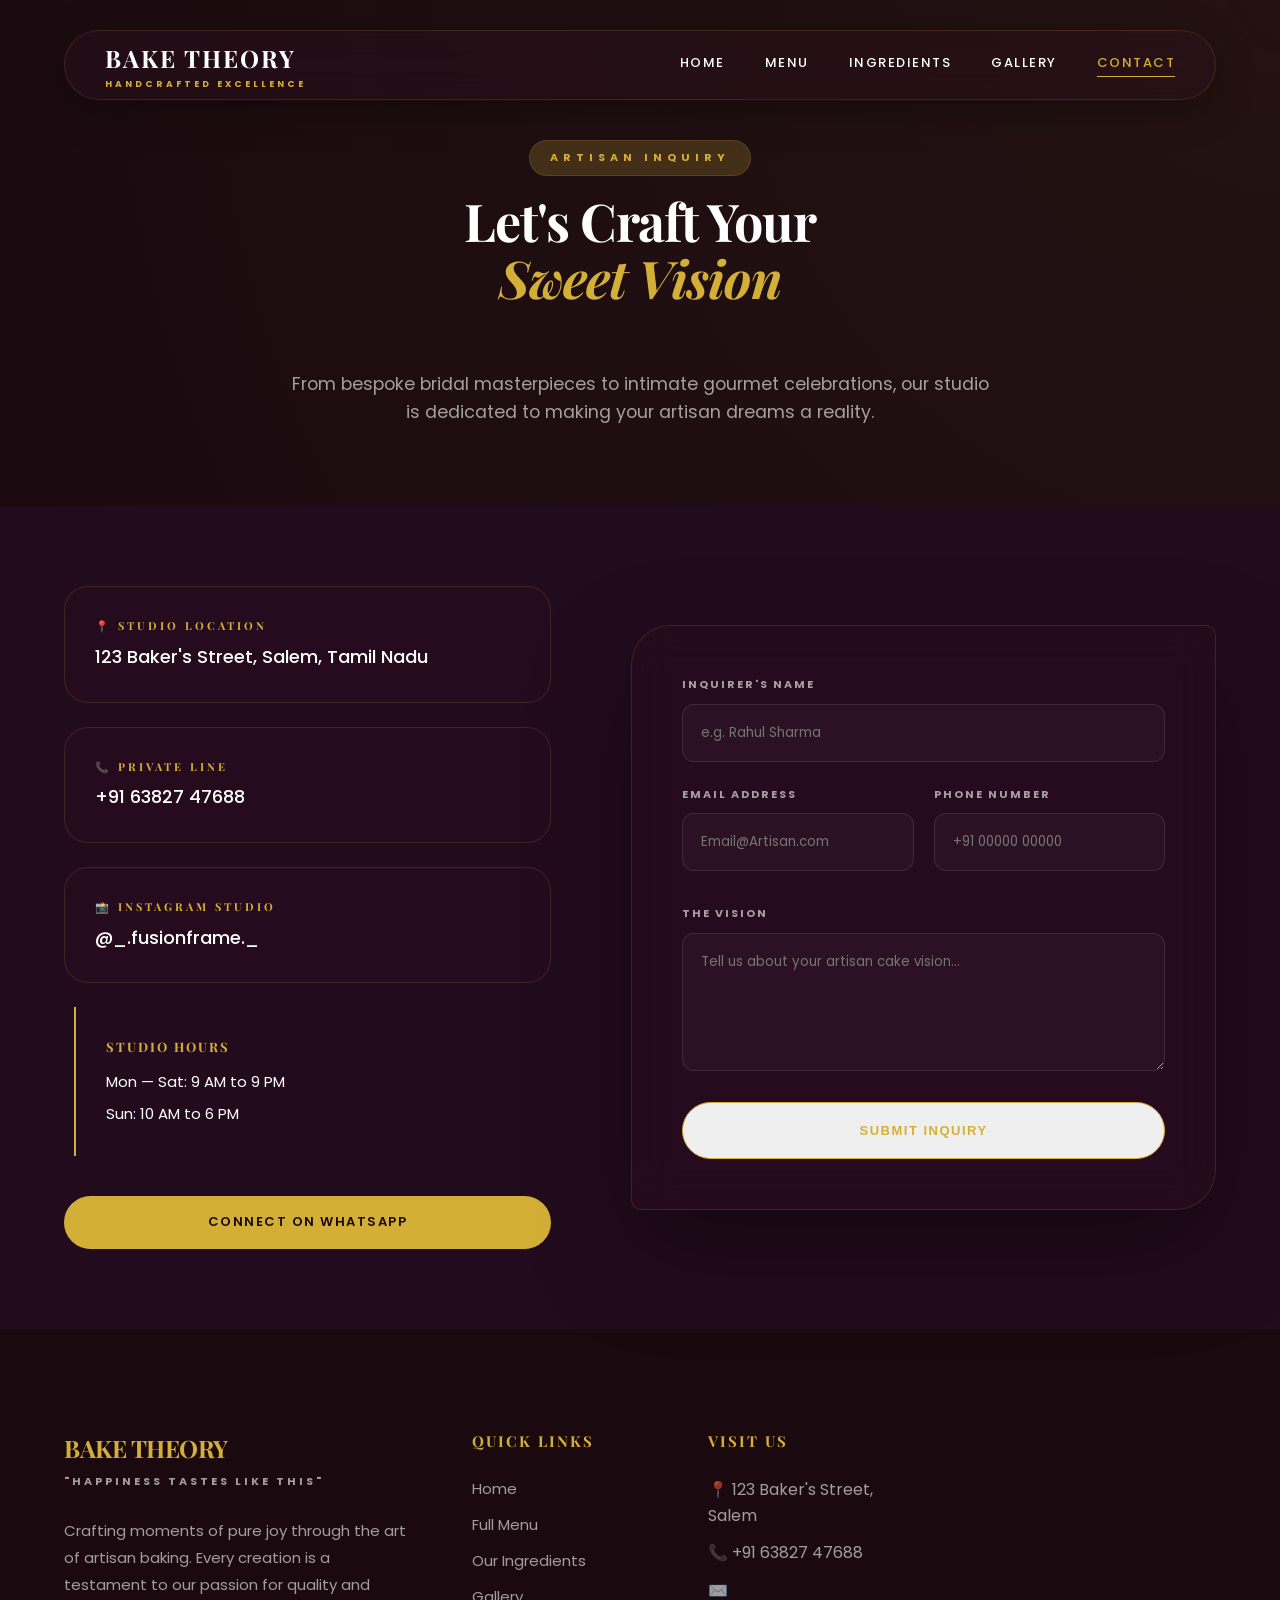
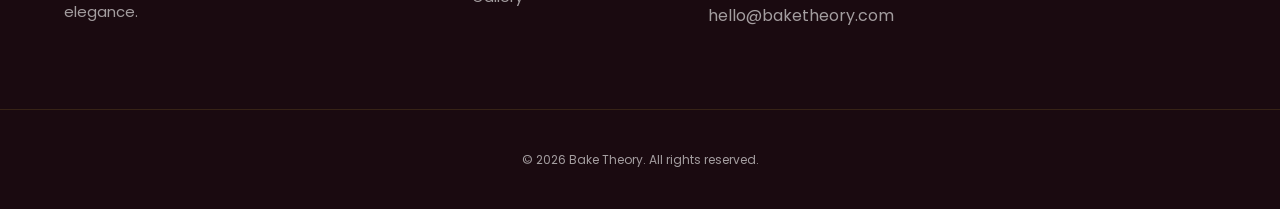
<file: contact.html>
<!DOCTYPE html>
<html lang="en">
<head>
    <meta charset="UTF-8">
    <meta name="viewport" content="width=device-width, initial-scale=1.0">
    <title>Studio Inquiry | Bake Theory</title>
    <link rel="stylesheet" href="style.css">
</head>
<body class="header-dark">

<header class="header" id="header">
    <div class="nav container">
        <div class="logo-wrapper">
            <a href="index.html" class="logo">BAKE THEORY</a>
            <span class="tagline">Handcrafted Excellence</span>
        </div>
        <nav class="nav-links">
            <a href="index.html">Home</a>
            <a href="menu.html">Menu</a>
            <a href="ingredients.html">Ingredients</a>
            <a href="gallery.html">Gallery</a>
            <a href="contact.html" class="active">Contact</a>
        </nav>
        <div class="menu-icon" id="menuToggle">
            <span class="line"></span>
            <span class="line"></span>
        </div>
    </div>
</header>

<div class="mobile-nav" id="mobileNav">
    <a href="index.html">Home</a>
    <a href="menu.html">Menu</a>
    <a href="ingredients.html">Ingredients</a>
    <a href="gallery.html">Gallery</a>
    <a href="contact.html">Contact</a>
</div>

<div class="contact-hero">
    <div class="container" data-reveal="fade-up" style="text-align: center;">
        <span class="section-label">Artisan Inquiry</span>
        <h1 class="section-title">Let's Craft Your <br><span>Sweet Vision</span></h1>
        <p style="color: var(--text-muted); max-width: 700px; margin: 0 auto; font-size: 1.1rem;">
            From bespoke bridal masterpieces to intimate gourmet celebrations, 
            our studio is dedicated to making your artisan dreams a reality.
        </p>
    </div>
</div>

<section style="background: var(--bg-section-1);">
    <div class="container contact-grid">
        <!-- Artisan Information -->
        <div class="contact-info" data-reveal="fade-right">
            <div class="contact-detail-pill">
                <h4>📍 Studio Location</h4>
                <p>123 Baker's Street, Salem, Tamil Nadu</p>
            </div>
            
            <div class="contact-detail-pill">
                <h4>📞 Private Line</h4>
                <p>+91 63827 47688</p>
            </div>
            
            <a href="https://instagram.com/_.fusionframe._" target="_blank" class="contact-detail-pill" style="display: block; text-decoration: none;">
                <h4>📸 Instagram Studio</h4>
                <p>@_.fusionframe._</p>
            </a>

            <div style="padding: 30px; border-left: 2px solid var(--secondary); margin-left: 10px;">
                <h4 style="color: var(--secondary); font-size: 13px; text-transform: uppercase; margin-bottom: 12px; letter-spacing: 2px;">Studio Hours</h4>
                <p style="color: var(--white); font-size: 15px; margin-bottom: 8px;">Mon — Sat: 9 AM to 9 PM</p>
                <p style="color: var(--white); font-size: 15px;">Sun: 10 AM to 6 PM</p>
            </div>

            <div style="margin-top: 40px;">
                <a href="https://wa.me/916382747688" target="_blank" class="btn btn-primary" style="width: 100%; text-align: center; border-radius: 50px;">Connect on WhatsApp</a>
            </div>
        </div>

        <!-- Boutique Inquiry Form -->
        <div class="contact-glass-form" data-reveal="fade-left">
            <form id="contactForm">
                <div class="form-group">
                    <label>Inquirer's Name</label>
                    <input type="text" placeholder="e.g. Rahul Sharma" required>
                </div>
                <div style="display: grid; grid-template-columns: 1fr 1fr; gap: 20px;">
                    <div class="form-group">
                        <label>Email Address</label>
                        <input type="email" placeholder="Email@Artisan.com" required>
                    </div>
                    <div class="form-group">
                        <label>Phone Number</label>
                        <input type="tel" placeholder="+91 00000 00000">
                    </div>
                </div>
                <div class="form-group" style="margin-top: 10px;">
                    <label>The Vision</label>
                    <textarea rows="5" placeholder="Tell us about your artisan cake vision..."></textarea>
                </div>
                <button type="submit" class="btn btn-outline-white" style="width: 100%; padding: 20px; border-radius: 50px; font-weight: 700;">Submit Inquiry</button>
            </form>
        </div>
    </div>
</section>

<footer class="footer">
    <div class="container footer-grid">
        <div class="footer-brand">
            <h2 style="color: var(--secondary); font-family: 'Playfair Display', serif;">BAKE THEORY</h2>
            <span class="tagline" style="color: var(--text-muted);">"Happiness tastes like this"</span>
            <p style="margin-top: 24px; color: var(--text-muted); line-height: 1.8;">
                Crafting moments of pure joy through the art of 
                artisan baking. Every creation is a testament to 
                our passion for quality and elegance.
            </p>
        </div>
        <div class="footer-links">
            <h4 style="color: var(--secondary); font-size: 15px; margin-bottom: 24px;">Quick Links</h4>
            <a href="index.html">Home</a>
            <a href="menu.html">Full Menu</a>
            <a href="ingredients.html">Our Ingredients</a>
            <a href="gallery.html">Gallery</a>
        </div>
        <div class="footer-links">
            <h4 style="color: var(--secondary); font-size: 15px; margin-bottom: 24px;">Visit Us</h4>
            <p style="color: var(--text-muted); margin-bottom: 12px;">📍 123 Baker's Street, Salem</p>
            <p style="color: var(--text-muted); margin-bottom: 12px;">📞 +91 63827 47688</p>
            <p style="color: var(--text-muted);">✉️ hello@baketheory.com</p>
        </div>
    </div>
    <div style="border-top: 1px solid var(--glass-border); padding-top: 40px; margin-top: 80px; text-align: center; color: var(--text-muted); font-size: 12px;">
        <p>© 2026 Bake Theory. All rights reserved.</p>
    </div>
</footer>

<script src="script.js"></script>
<script>
    document.getElementById('contactForm').addEventListener('submit', (e) => {
        e.preventDefault();
        alert('Thank you for your inquiry. Our artisan studio will contact you shortly.');
        e.target.reset();
    });
</script>
</body>
</html>
</file>
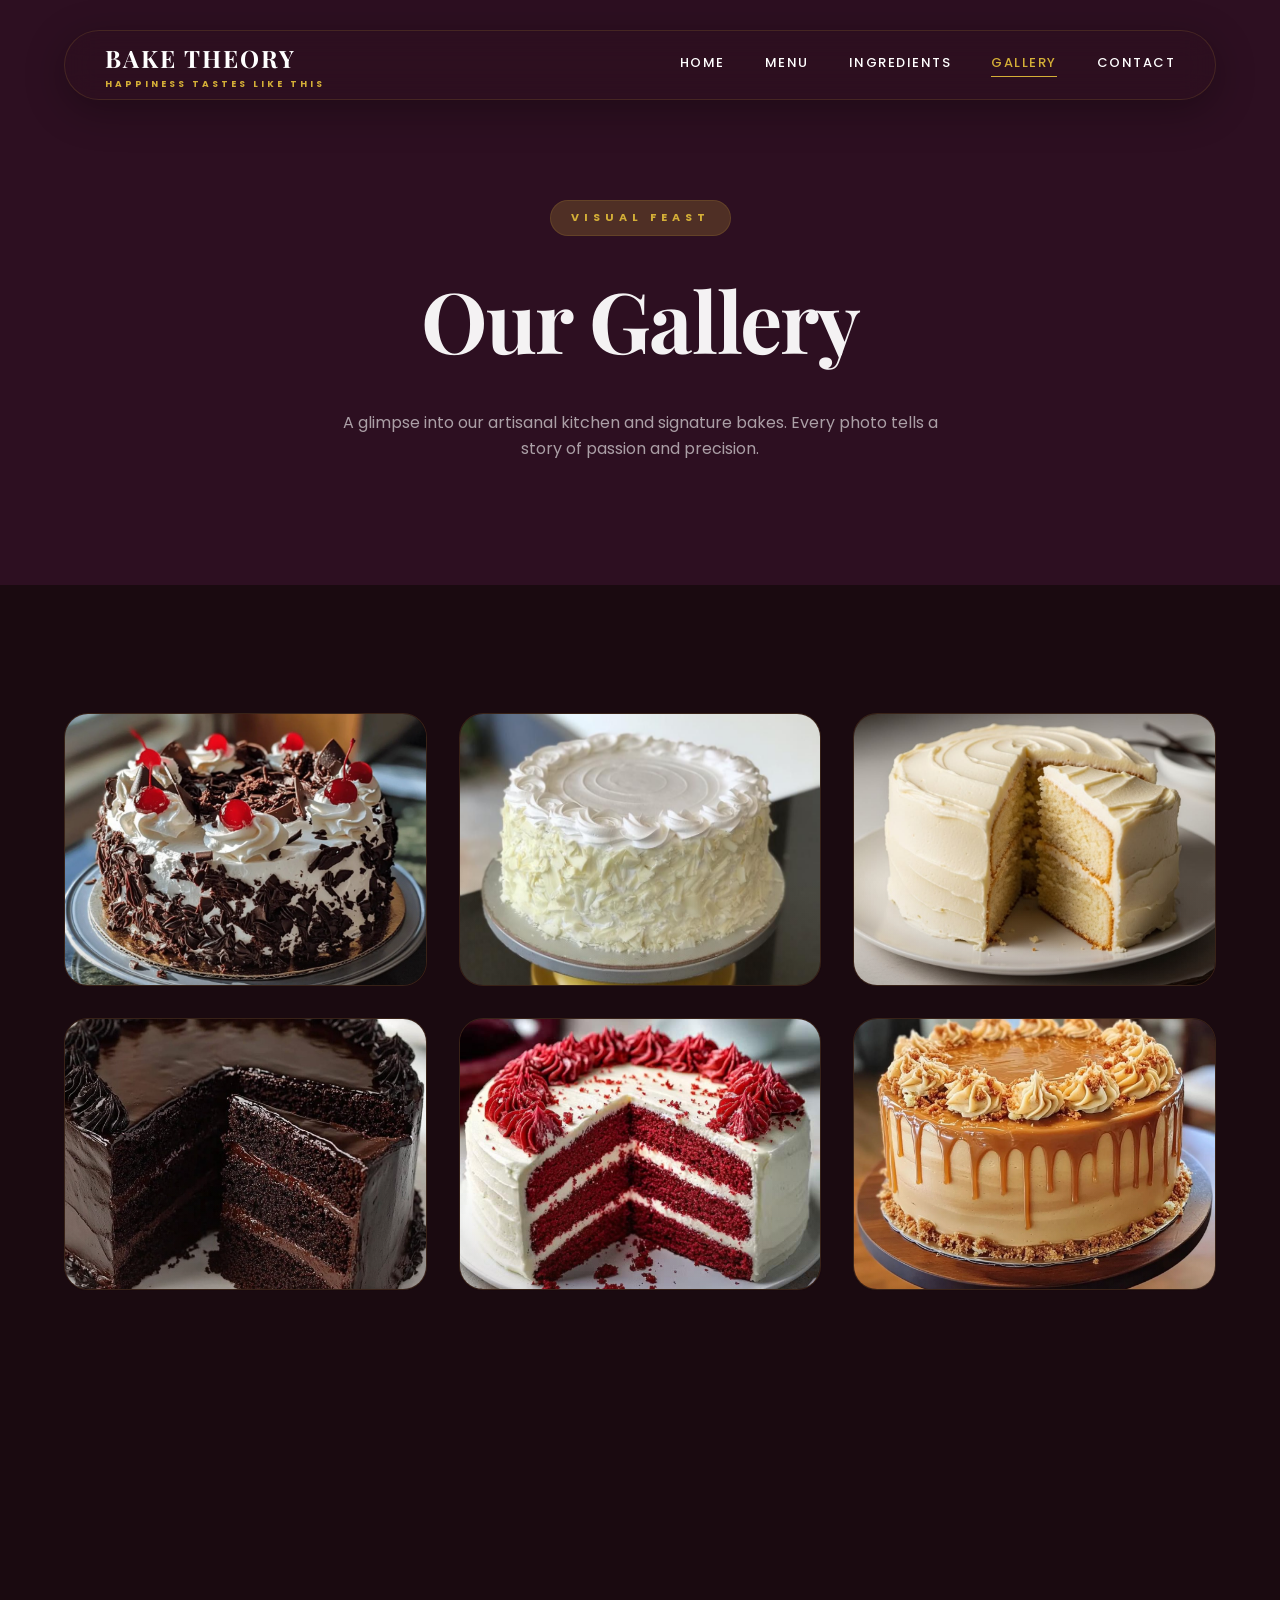
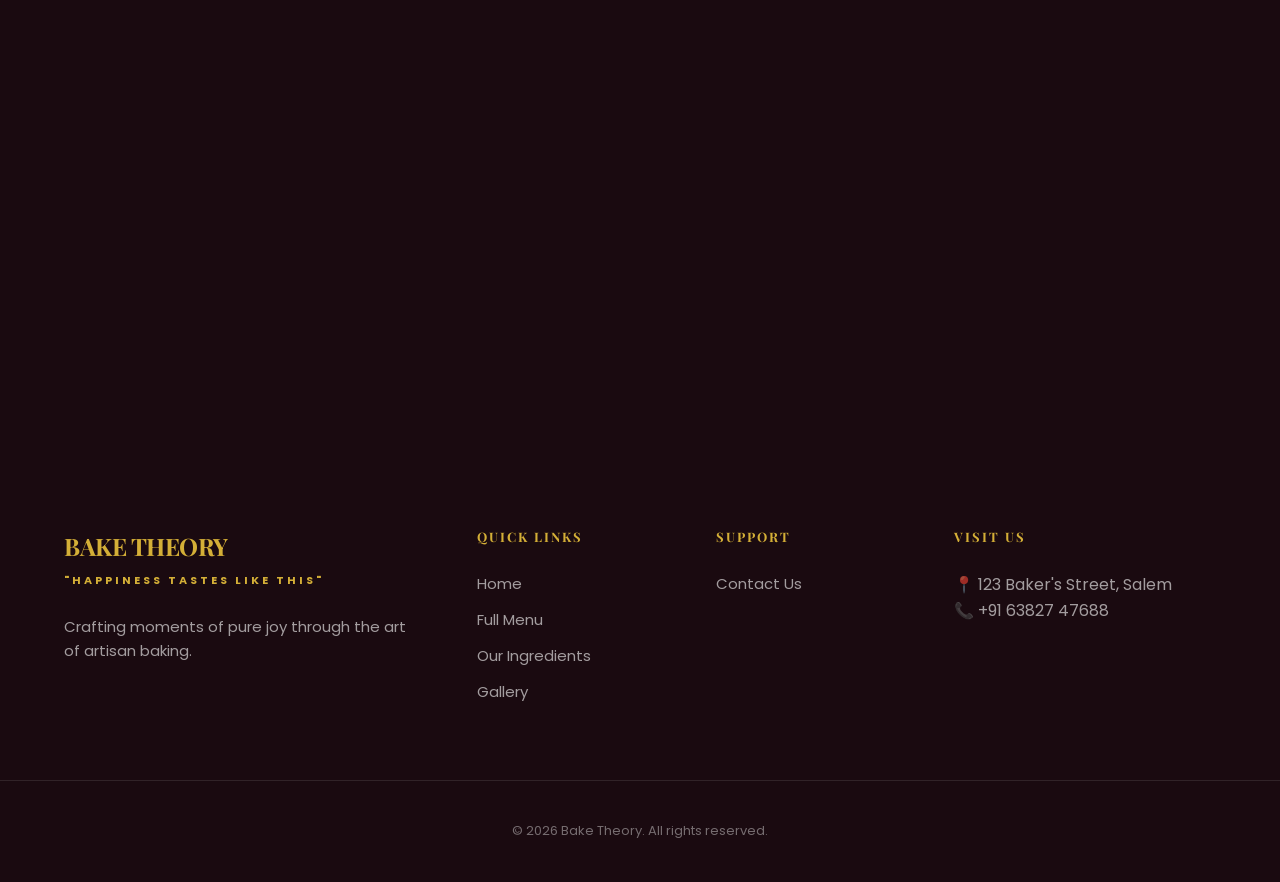
<file: gallery.html>
<!DOCTYPE html>
<html lang="en">
<head>
    <meta charset="UTF-8">
    <meta name="viewport" content="width=device-width, initial-scale=1.0">
    <title>Gallery | Bake Theory</title>
    <link rel="stylesheet" href="style.css">
</head>
<body class="header-dark">

<header class="header" id="header">
    <div class="nav container">
        <div class="logo-wrapper">
            <a href="index.html" class="logo">BAKE THEORY</a>
            <span class="tagline">Happiness tastes like this</span>
        </div>
        <nav class="nav-links">
            <a href="index.html">Home</a>
            <a href="menu.html">Menu</a>
            <a href="ingredients.html">Ingredients</a>
            <a href="gallery.html" class="active">Gallery</a>
            <a href="contact.html">Contact</a>
        </nav>
        <div class="menu-icon" id="menuToggle">☰</div>
    </div>
</header>

<div class="mobile-nav" id="mobileNav">
    <a href="index.html">Home</a>
    <a href="menu.html">Menu</a>
    <a href="ingredients.html">Ingredients</a>
    <a href="gallery.html">Gallery</a>
    <a href="contact.html">Contact</a>
</div>

<section class="section" style="background: var(--accent); padding-top: 200px; padding-bottom: 100px; text-align: center;">
    <div class="container" data-reveal="fade-up">
        <span class="section-label">Visual Feast</span>
        <h1 style="font-size: clamp(40px, 8vw, 84px);">Our <span>Gallery</span></h1>
        <p style="margin-top: 24px; color: var(--text-muted); max-width: 600px; margin: 24px auto;">A glimpse into our artisanal kitchen and signature bakes. Every photo tells a story of passion and precision.</p>
    </div>
</section>

<section class="section container">
    <div class="grid-menu" style="grid-template-columns: repeat(auto-fit, minmax(300px, 1fr));">
        <!-- Artisan Collection -->
        <div class="card-premium" data-reveal="fade-up">
            <div class="card-image-box">
                <img src="images/black-forest.jpg" alt="Black Forest Cake">
            </div>
        </div>
        <div class="card-premium" data-reveal="fade-up">
            <div class="card-image-box">
                <img src="images/white-forest.jpg" alt="White Forest Cake">
            </div>
        </div>
        <div class="card-premium" data-reveal="fade-up">
            <div class="card-image-box">
                <img src="images/vanilla.jpg" alt="Vanilla Cake">
            </div>
        </div>
        <div class="card-premium" data-reveal="fade-up">
            <div class="card-image-box">
                <img src="images/chocolate.jpg" alt="Chocolate Cake">
            </div>
        </div>
        <div class="card-premium" data-reveal="fade-up">
            <div class="card-image-box">
                <img src="images/red-velvet.jpg" alt="Red Velvet Cake">
            </div>
        </div>
        <div class="card-premium" data-reveal="fade-up">
            <div class="card-image-box">
                <img src="images/butterscotch.jpg" alt="Butterscotch Cake">
            </div>
        </div>
        <div class="card-premium" data-reveal="fade-up">
            <div class="card-image-box">
                <img src="images/blueberry.jpg" alt="Blueberry Cake">
            </div>
        </div>
        <div class="card-premium" data-reveal="fade-up">
            <div class="card-image-box">
                <img src="images/strawberry.jpg" alt="Strawberry Cake">
            </div>
        </div>
        <div class="card-premium" data-reveal="fade-up">
            <div class="card-image-box">
                <img src="images/mango.jpg" alt="Mango Cake">
            </div>
        </div>
        <div class="card-premium" data-reveal="fade-up">
            <div class="card-image-box">
                <img src="images/rosemilk.jpg" alt="Rosemilk Cake">
            </div>
        </div>
        <div class="card-premium" data-reveal="fade-up">
            <div class="card-image-box">
                <img src="images/rasmalai.jpg" alt="Rasmalai Cake">
            </div>
        </div>
        <div class="card-premium" data-reveal="fade-up">
            <div class="card-image-box">
                <img src="images/choco-truffle.jpg" alt="Choco Truffle Cake">
            </div>
        </div>
    </div>
</section>

<footer class="footer">
    <div class="container footer-grid">
        <div class="footer-brand">
            <h2 style="color: var(--secondary);">BAKE THEORY</h2>
            <span class="tagline">"Happiness tastes like this"</span>
            <p style="margin-top: 24px; color: rgba(255,255,255,0.6);">Crafting moments of pure joy through the art of artisan baking.</p>
        </div>
        <div class="footer-links">
            <h4>Quick Links</h4>
            <a href="index.html">Home</a>
            <a href="menu.html">Full Menu</a>
            <a href="ingredients.html">Our Ingredients</a>
            <a href="gallery.html">Gallery</a>
        </div>
        <div class="footer-links">
            <h4>Support</h4>
            <a href="contact.html">Contact Us</a>
        </div>
        <div class="footer-links">
            <h4>Visit Us</h4>
            <p style="color: rgba(255,255,255,0.6);">📍 123 Baker's Street, Salem</p>
            <p style="color: rgba(255,255,255,0.6);">📞 +91 63827 47688</p>
        </div>
    </div>
    <div style="border-top: 1px solid rgba(255,255,255,0.1); padding-top: 40px; text-align: center; color: rgba(255,255,255,0.4); font-size: 13px;">
        <p>© 2026 Bake Theory. All rights reserved.</p>
    </div>
</footer>

<script src="script.js"></script>
</body>
</html>
</file>
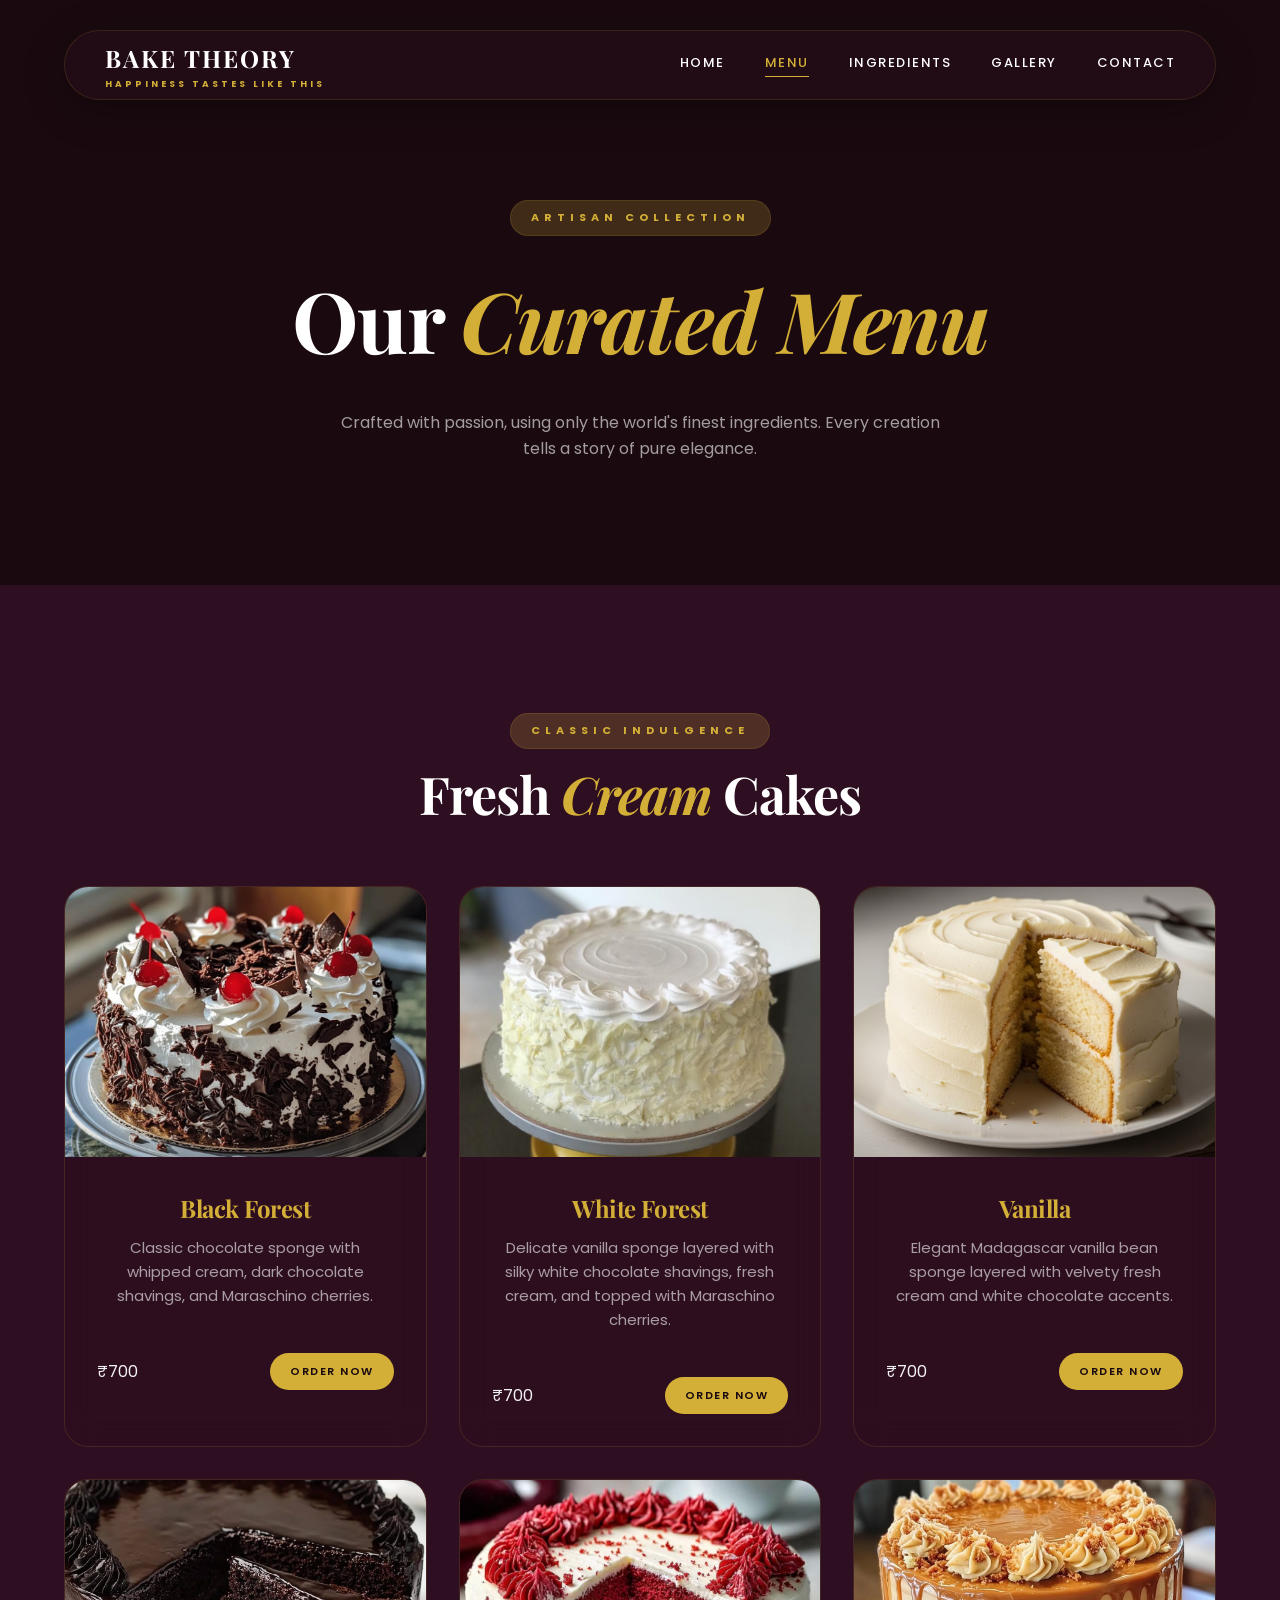
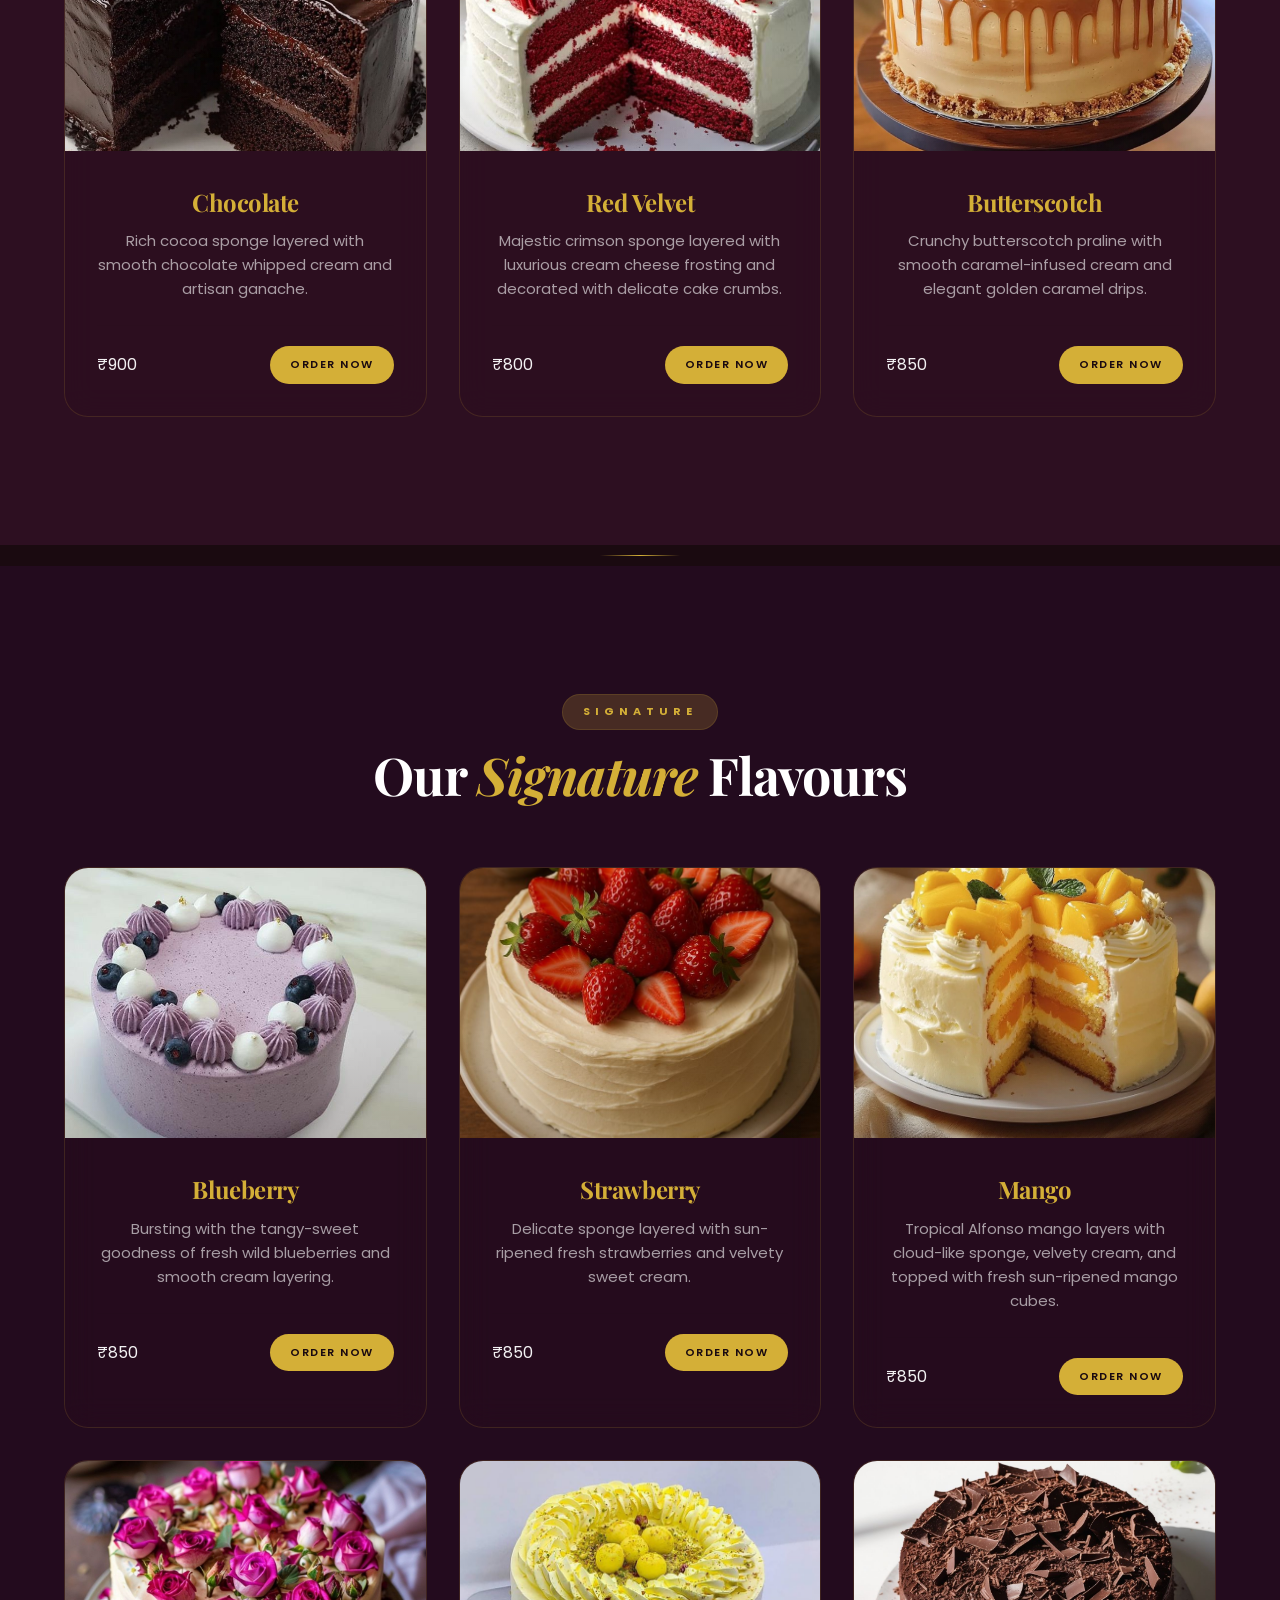
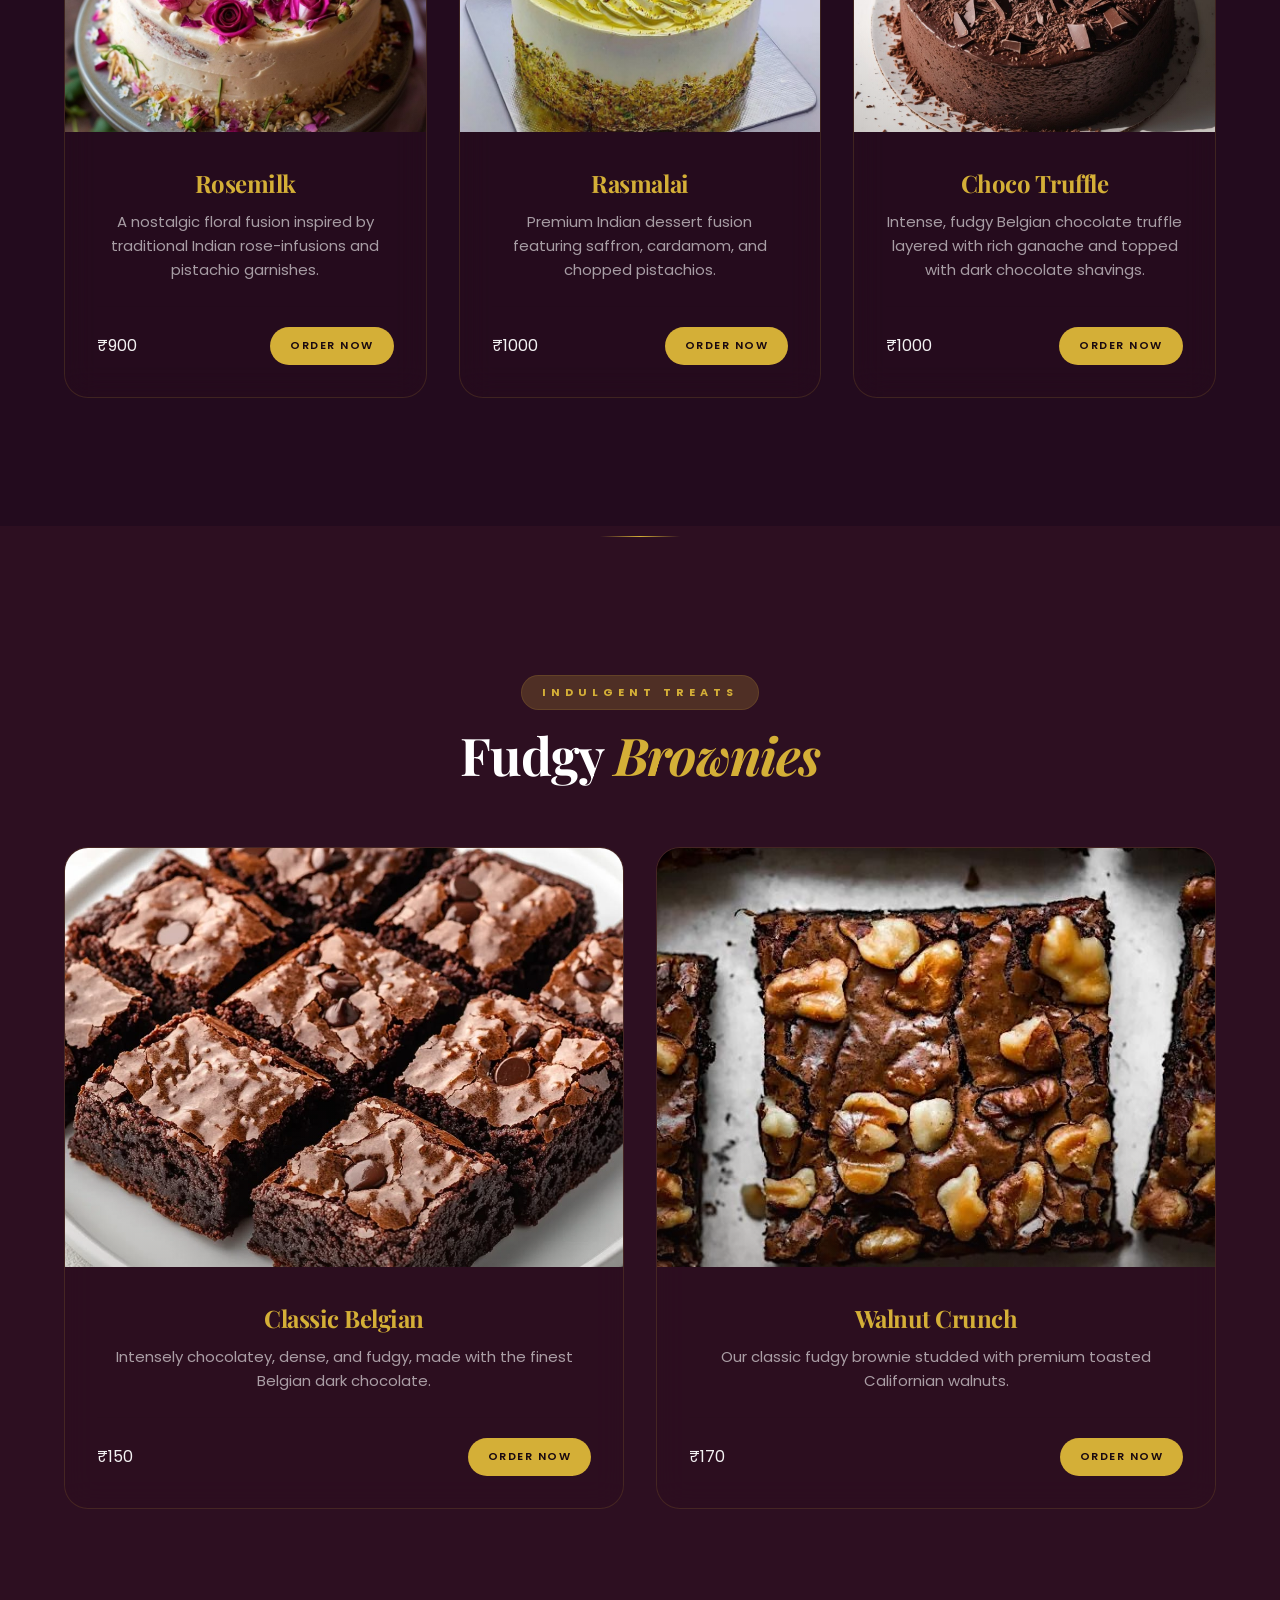
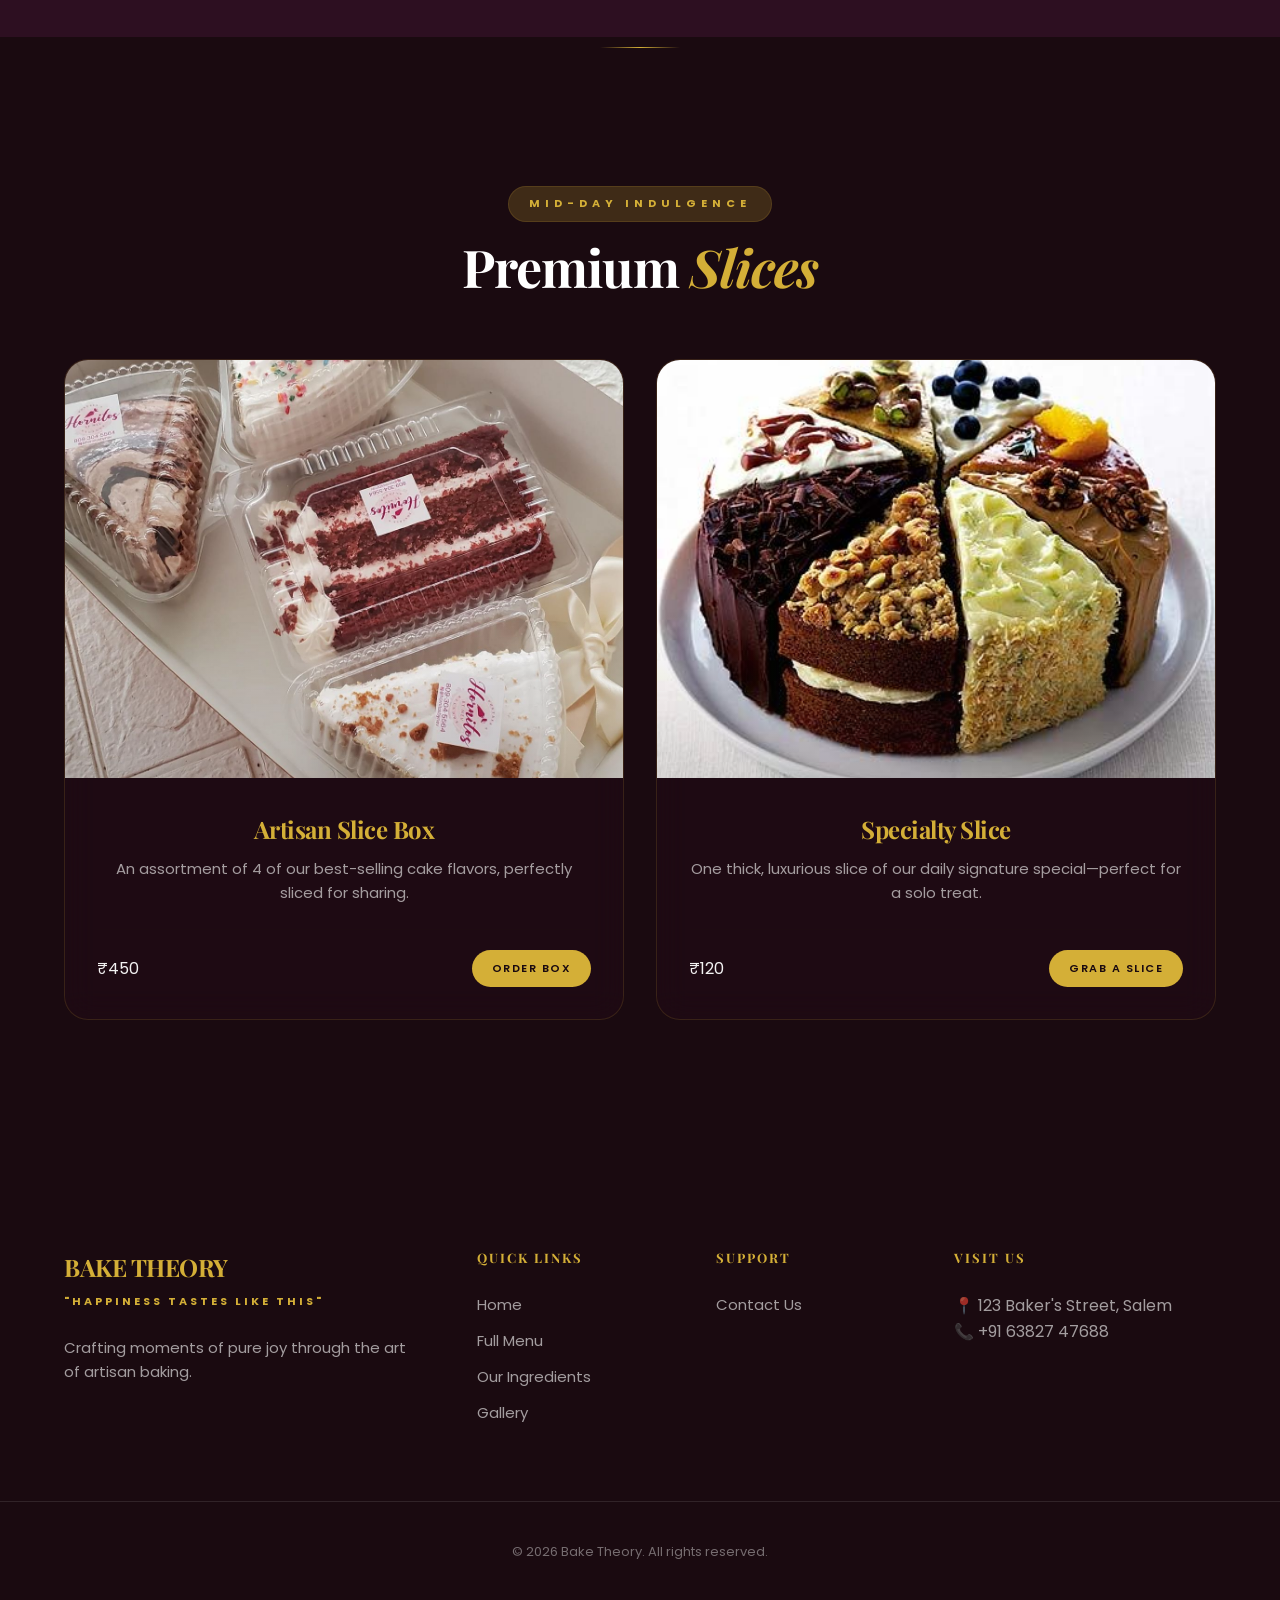
<file: menu.html>
<!DOCTYPE html>
<html lang="en">
<head>
    <meta charset="UTF-8">
    <meta name="viewport" content="width=device-width, initial-scale=1.0">
    <title>Curated Menu | Bake Theory</title>
    <link rel="stylesheet" href="style.css">
</head>
<body class="header-dark">

<header class="header" id="header">
    <div class="nav container">
        <div class="logo-wrapper">
            <a href="index.html" class="logo">BAKE THEORY</a>
            <span class="tagline">Happiness tastes like this</span>
        </div>
        <nav class="nav-links">
            <a href="index.html">Home</a>
            <a href="menu.html" class="active">Menu</a>
            <a href="ingredients.html">Ingredients</a>
            <a href="gallery.html">Gallery</a>
            <a href="contact.html">Contact</a>
        </nav>
        <div class="menu-icon" id="menuToggle">
            <span class="line"></span>
            <span class="line"></span>
        </div>
    </div>
</header>

<div class="mobile-nav" id="mobileNav">
    <a href="index.html">Home</a>
    <a href="menu.html">Menu</a>
    <a href="ingredients.html">Ingredients</a>
    <a href="gallery.html">Gallery</a>
    <a href="contact.html">Contact</a>
</div>

<!-- MENU HERO -->
<section class="section" style="background: #1A0A10; padding-top: 200px; padding-bottom: 100px;">
    <div class="container" style="text-align: center;" data-reveal="fade-up">
        <span class="section-label">Artisan Collection</span>
        <h1 style="font-size: clamp(40px, 8vw, 84px); color: #fff;">Our <span style="color: #D4AF37; font-style: italic;">Curated Menu</span></h1>
        <p style="margin-top: 24px; color: rgba(255,255,255,0.6); max-width: 600px; margin: 24px auto;">Crafted with passion, using only the world's finest ingredients. Every creation tells a story of pure elegance.</p>
    </div>
</section>

<!-- CATEGORY: FRESH CREAM CAKES -->
<section class="section" style="background: #2D0F21;">
    <div class="container">
    <span class="section-label">Classic Indulgence</span>
    <h2 class="section-title" style="color: #fff;">Fresh <span style="color: #D4AF37; font-style: italic;">Cream</span> Cakes</h2>
    
    <div class="grid-menu">
        <!-- Black Forest -->
        <div class="card-premium" data-reveal="fade-up">
            <div class="card-image-box">
                <img src="images/black-forest.jpg" alt="Artisan Black Forest Cake">
            </div>
            <div class="card-info">
                <h3>Black Forest</h3>
                <p>Classic chocolate sponge with whipped cream, dark chocolate shavings, and Maraschino cherries.</p>
                <div class="card-footer">
                    <span class="price">₹700</span>
                    <a href="https://wa.me/916382747688" target="_blank" class="btn btn-primary" style="padding: 10px 20px; font-size: 11px;">Order Now</a>
                </div>
            </div>
        </div>

        <!-- White Forest -->
        <div class="card-premium" data-reveal="fade-up">
            <div class="card-image-box">
                <img src="images/white-forest.jpg" alt="Artisan White Forest Cake with Cherries">
            </div>
            <div class="card-info">
                <h3>White Forest</h3>
                <p>Delicate vanilla sponge layered with silky white chocolate shavings, fresh cream, and topped with Maraschino cherries.</p>
                <div class="card-footer">
                    <span class="price">₹700</span>
                    <a href="https://wa.me/916382747688" target="_blank" class="btn btn-primary" style="padding: 10px 20px; font-size: 11px;">Order Now</a>
                </div>
            </div>
        </div>

        <!-- Vanilla -->
        <div class="card-premium" data-reveal="fade-up">
            <div class="card-image-box">
                <img src="images/vanilla.jpg" alt="Artisan Vanilla Cake">
            </div>
            <div class="card-info">
                <h3>Vanilla</h3>
                <p>Elegant Madagascar vanilla bean sponge layered with velvety fresh cream and white chocolate accents.</p>
                <div class="card-footer">
                    <span class="price">₹700</span>
                    <a href="https://wa.me/916382747688" target="_blank" class="btn btn-primary" style="padding: 10px 20px; font-size: 11px;">Order Now</a>
                </div>
            </div>
        </div>

        <!-- Chocolate -->
        <div class="card-premium" data-reveal="fade-up">
            <div class="card-image-box">
                <img src="images/chocolate.jpg" alt="Rich Chocolate Cake">
            </div>
            <div class="card-info">
                <h3>Chocolate</h3>
                <p>Rich cocoa sponge layered with smooth chocolate whipped cream and artisan ganache.</p>
                <div class="card-footer">
                    <span class="price">₹900</span>
                    <a href="https://wa.me/916382747688" target="_blank" class="btn btn-primary" style="padding: 10px 20px; font-size: 11px;">Order Now</a>
                </div>
            </div>
        </div>

        <!-- Red Velvet -->
        <div class="card-premium" data-reveal="fade-up">
            <div class="card-image-box">
                <img src="images/red-velvet.jpg" alt="Artisan Red Velvet Cake with Cream Cheese Frosting">
            </div>
            <div class="card-info">
                <h3>Red Velvet</h3>
                <p>Majestic crimson sponge layered with luxurious cream cheese frosting and decorated with delicate cake crumbs.</p>
                <div class="card-footer">
                    <span class="price">₹800</span>
                    <a href="https://wa.me/916382747688" target="_blank" class="btn btn-primary" style="padding: 10px 20px; font-size: 11px;">Order Now</a>
                </div>
            </div>
        </div>

        <!-- Butterscotch -->
        <div class="card-premium" data-reveal="fade-up">
            <div class="card-image-box">
                <img src="images/butterscotch.jpg" alt="Artisan Butterscotch Cake with Caramel Drip">
            </div>
            <div class="card-info">
                <h3>Butterscotch</h3>
                <p>Crunchy butterscotch praline with smooth caramel-infused cream and elegant golden caramel drips.</p>
                <div class="card-footer">
                    <span class="price">₹850</span>
                    <a href="https://wa.me/916382747688" target="_blank" class="btn btn-primary" style="padding: 10px 20px; font-size: 11px;">Order Now</a>
                </div>
            </div>
        </div>
    </div>
    </div>
</section>

<!-- Gold Divider -->
<div style="background: #1A0A10; text-align: center; padding: 10px 0;"><div style="width: 80px; height: 1px; background: linear-gradient(90deg, transparent, #D4AF37, transparent); margin: 0 auto;"></div></div>

<!-- CATEGORY: SIGNATURE FLAVOURS -->
<section class="section" style="background: #230B1E;">
    <div class="container">
        <span class="section-label">Signature</span>
        <h2 class="section-title" style="color: #fff;">Our <span style="color: #D4AF37; font-style: italic;">Signature</span> Flavours</h2>
        
        <div class="grid-menu">
            <!-- Blueberry -->
            <div class="card-premium" data-reveal="fade-up">
                <div class="card-image-box">
                    <img src="images/blueberry.jpg" alt="Blueberry Cake">
                </div>
                <div class="card-info">
                    <h3>Blueberry</h3>
                    <p>Bursting with the tangy-sweet goodness of fresh wild blueberries and smooth cream layering.</p>
                    <div class="card-footer">
                        <span class="price">₹850</span>
                        <a href="https://wa.me/916382747688" target="_blank" class="btn btn-primary" style="padding: 10px 20px; font-size: 11px;">Order Now</a>
                    </div>
                </div>
            </div>

            <!-- Strawberry -->
            <div class="card-premium" data-reveal="fade-up">
                <div class="card-image-box">
                    <img src="images/strawberry.jpg" alt="Strawberry Cake">
                </div>
                <div class="card-info">
                    <h3>Strawberry</h3>
                    <p>Delicate sponge layered with sun-ripened fresh strawberries and velvety sweet cream.</p>
                    <div class="card-footer">
                        <span class="price">₹850</span>
                        <a href="https://wa.me/916382747688" target="_blank" class="btn btn-primary" style="padding: 10px 20px; font-size: 11px;">Order Now</a>
                    </div>
                </div>
            </div>

            <!-- Mango -->
            <div class="card-premium" data-reveal="fade-up">
                <div class="card-image-box">
                    <img src="images/mango.jpg" alt="Artisan Mango Cream Cake">
                </div>
                <div class="card-info">
                    <h3>Mango</h3>
                    <p>Tropical Alfonso mango layers with cloud-like sponge, velvety cream, and topped with fresh sun-ripened mango cubes.</p>
                    <div class="card-footer">
                        <span class="price">₹850</span>
                        <a href="https://wa.me/916382747688" target="_blank" class="btn btn-primary" style="padding: 10px 20px; font-size: 11px;">Order Now</a>
                    </div>
                </div>
            </div>

            <!-- Rosemilk -->
            <div class="card-premium" data-reveal="fade-up">
                <div class="card-image-box">
                    <img src="images/rosemilk.jpg" alt="Rosemilk Cake">
                </div>
                <div class="card-info">
                    <h3>Rosemilk</h3>
                    <p>A nostalgic floral fusion inspired by traditional Indian rose-infusions and pistachio garnishes.</p>
                    <div class="card-footer">
                        <span class="price">₹900</span>
                        <a href="https://wa.me/916382747688" target="_blank" class="btn btn-primary" style="padding: 10px 20px; font-size: 11px;">Order Now</a>
                    </div>
                </div>
            </div>

            <!-- Rasamalai -->
            <div class="card-premium" data-reveal="fade-up">
                <div class="card-image-box">
                    <img src="images/rasmalai.jpg" alt="Rasmalai Cake">
                </div>
                <div class="card-info">
                    <h3>Rasmalai</h3>
                    <p>Premium Indian dessert fusion featuring saffron, cardamom, and chopped pistachios.</p>
                    <div class="card-footer">
                        <span class="price">₹1000</span>
                        <a href="https://wa.me/916382747688" target="_blank" class="btn btn-primary" style="padding: 10px 20px; font-size: 11px;">Order Now</a>
                    </div>
                </div>
            </div>

            <!-- Choco Truffle -->
            <div class="card-premium" data-reveal="fade-up">
                <div class="card-image-box">
                    <img src="images/choco-truffle.jpg" alt="Rich Choco Truffle Cake with Shavings">
                </div>
                <div class="card-info">
                    <h3>Choco Truffle</h3>
                    <p>Intense, fudgy Belgian chocolate truffle layered with rich ganache and topped with dark chocolate shavings.</p>
                    <div class="card-footer">
                        <span class="price">₹1000</span>
                        <a href="https://wa.me/916382747688" target="_blank" class="btn btn-primary" style="padding: 10px 20px; font-size: 11px;">Order Now</a>
                    </div>
                </div>
            </div>
        </div>
    </div>
</section>

<!-- Gold Divider -->
<div style="background: #2D0F21; text-align: center; padding: 10px 0;"><div style="width: 80px; height: 1px; background: linear-gradient(90deg, transparent, #D4AF37, transparent); margin: 0 auto;"></div></div>

<!-- CATEGORY: FUDGY BROWNIES -->
<section class="section" id="brownies" style="background: #2D0F21;">
    <div class="container">
        <span class="section-label">Indulgent Treats</span>
        <h2 class="section-title" style="color: #fff;">Fudgy <span style="color: #D4AF37; font-style: italic;">Brownies</span></h2>
        
        <div class="grid-menu">
            <!-- Belgian Brownie -->
            <div class="card-premium" data-reveal="fade-up">
                <div class="card-image-box">
                    <img src="images/classic-belgian.jpg" alt="Rich Belgian Brownie">
                </div>
                <div class="card-info">
                    <h3>Classic Belgian</h3>
                    <p>Intensely chocolatey, dense, and fudgy, made with the finest Belgian dark chocolate.</p>
                    <div class="card-footer">
                        <span class="price">₹150</span>
                        <a href="https://wa.me/916382747688" target="_blank" class="btn btn-primary" style="padding: 10px 20px; font-size: 11px;">Order Now</a>
                    </div>
                </div>
            </div>

            <!-- Walnut Brownie -->
            <div class="card-premium" data-reveal="fade-up">
                <div class="card-image-box">
                    <img src="images/walnut-crunch.jpg" alt="Walnut Brownie">
                </div>
                <div class="card-info">
                    <h3>Walnut Crunch</h3>
                    <p>Our classic fudgy brownie studded with premium toasted Californian walnuts.</p>
                    <div class="card-footer">
                        <span class="price">₹170</span>
                        <a href="https://wa.me/916382747688" target="_blank" class="btn btn-primary" style="padding: 10px 20px; font-size: 11px;">Order Now</a>
                    </div>
                </div>
            </div>
        </div>
    </div>
</section>

<!-- Gold Divider -->
<div style="background: #1A0A10; text-align: center; padding: 10px 0;"><div style="width: 80px; height: 1px; background: linear-gradient(90deg, transparent, #D4AF37, transparent); margin: 0 auto;"></div></div>

<!-- CATEGORY: PREMIUM SLICES -->
<section class="section" style="background: #1A0A10;">
    <div class="container">
    <span class="section-label">Mid-day Indulgence</span>
    <h2 class="section-title" style="color: #fff;">Premium <span style="color: #D4AF37; font-style: italic;">Slices</span></h2>
    
    <div class="grid-menu">
        <!-- Box of Slices -->
        <div class="card-premium" data-reveal="fade-up">
            <div class="card-image-box">
                <img src="images/artisan-slice-box.jpg" alt="Assorted Slices Box">
            </div>
            <div class="card-info">
                <h3>Artisan Slice Box</h3>
                <p>An assortment of 4 of our best-selling cake flavors, perfectly sliced for sharing.</p>
                <div class="card-footer">
                    <span class="price">₹450</span>
                    <a href="https://wa.me/916382747688" target="_blank" class="btn btn-primary" style="padding: 10px 20px; font-size: 11px;">Order Box</a>
                </div>
            </div>
        </div>

        <!-- Individual Special Slice -->
        <div class="card-premium" data-reveal="fade-up">
            <div class="card-image-box">
                <img src="images/specialty-slice.jpg" alt="Individual Specialty Slice">
            </div>
            <div class="card-info">
                <h3>Specialty Slice</h3>
                <p>One thick, luxurious slice of our daily signature special—perfect for a solo treat.</p>
                <div class="card-footer">
                    <span class="price">₹120</span>
                    <a href="https://wa.me/916382747688" target="_blank" class="btn btn-primary" style="padding: 10px 20px; font-size: 11px;">Grab a Slice</a>
                </div>
            </div>
        </div>
    </div>
    </div>
</section>

<footer class="footer">
    <div class="container footer-grid">
        <div class="footer-brand">
            <h2 style="color: var(--secondary);">BAKE THEORY</h2>
            <span class="tagline">"Happiness tastes like this"</span>
            <p style="margin-top: 24px; color: rgba(255,255,255,0.6);">Crafting moments of pure joy through the art of artisan baking.</p>
        </div>
        <div class="footer-links">
            <h4>Quick Links</h4>
            <a href="index.html">Home</a>
            <a href="menu.html">Full Menu</a>
            <a href="ingredients.html">Our Ingredients</a>
            <a href="gallery.html">Gallery</a>
        </div>
        <div class="footer-links">
            <h4>Support</h4>
            <a href="contact.html">Contact Us</a>
        </div>
        <div class="footer-links">
            <h4>Visit Us</h4>
            <p style="color: rgba(255,255,255,0.6);">📍 123 Baker's Street, Salem</p>
            <p style="color: rgba(255,255,255,0.6);">📞 +91 63827 47688</p>
        </div>
    </div>
    <div style="border-top: 1px solid rgba(255,255,255,0.1); padding-top: 40px; text-align: center; color: rgba(255,255,255,0.4); font-size: 13px;">
        <p>© 2026 Bake Theory. All rights reserved.</p>
    </div>
</footer>

<script src="script.js"></script>
</body>
</html>
</file>
<file: style.css>
/* BAKE THEORY - PREMIUM ARTISAN BAKERY DESIGN SYSTEM */

@import url('https://fonts.googleapis.com/css2?family=Playfair+Display:ital,wght@0,400..900;1,400..900&family=Poppins:wght@300;400;500;600;700&display=swap');

:root {
    /* Midnight Cassis & Gold (Regal Magenta Luxury) */
    --bg-dark: #1A0A10;        /* Midnight Cassis Base */
    --bg-section-1: #230B1E;   /* Deep Plush Plum */
    --bg-section-2: #2D0F21;   /* Rich Burgundy Black */
    --primary: #1A0A10;        
    --secondary: #D4AF37;      /* Metallic Champagne Gold */
    --accent: #2D0F21;         
    --accent-gold: rgba(212, 175, 55, 0.2);
    --text-main: rgba(255, 255, 255, 0.95);
    --text-muted: rgba(255, 255, 255, 0.6);
    --white: #FFFFFF;
    
    /* Studio Cassis Effects */
    --glass: rgba(45, 15, 30, 0.25); /* Deep Plum Tinted Glass */
    --glass-border: rgba(212, 175, 55, 0.15);
    --shadow-premium: 0 20px 40px rgba(0, 0, 0, 0.6);
    --transition: all 0.5s cubic-bezier(0.4, 0, 0.2, 1);
    
    --container-width: 1200px;
    --radius-lg: 24px;
}

/* RESET & BASE */
* {
    margin: 0;
    padding: 0;
    box-sizing: border-box;
    -webkit-tap-highlight-color: transparent;
}

html {
    scroll-behavior: smooth;
    -webkit-font-smoothing: antialiased;
}

body {
    font-family: 'Poppins', sans-serif;
    color: var(--text-main);
    background: var(--bg-dark);
    line-height: 1.6;
    overflow-x: hidden;
}

h1, h2, h3, h4, .logo {
    font-family: 'Playfair Display', serif;
    font-weight: 700;
    letter-spacing: -0.02em;
}

/* ALIGNMENT CONTAINER */
.container {
    max-width: var(--container-width);
    margin: 0 auto;
    width: 90%;
}

/* REFINED HEADER */
/* FLOATING BOUTIQUE HEADER */
.header {
    position: fixed;
    top: 30px; /* Floating away from the top */
    left: 50%;
    transform: translateX(-50%);
    width: 90%;
    max-width: 1200px;
    height: 70px;
    z-index: 3000;
    display: flex;
    align-items: center;
    background: rgba(45, 15, 30, 0.4); /* Plum Tinted Glass */
    backdrop-filter: blur(15px);
    border: 1px solid var(--glass-border);
    border-radius: 50px; /* Pill Shape */
    padding: 0 40px;
    transition: all 0.6s cubic-bezier(0.165, 0.84, 0.44, 1);
    box-shadow: 0 10px 40px rgba(0, 0, 0, 0.3);
}

.header.scrolled {
    top: 15px; /* Subtle lift on scroll */
    background: rgba(26, 10, 16, 0.9);
    border-color: var(--secondary);
    box-shadow: 0 20px 50px rgba(0, 0, 0, 0.5);
    height: 65px;
}

.header .logo,
.header .nav-links a {
    color: var(--white);
}

/* UNIFIED BOUTIQUE COLOR SCHEME */
.header.scrolled .logo,
.header.scrolled .nav-links a,
.header.scrolled .menu-icon .line {
    color: var(--white);
}

.nav {
    width: 100%;
    display: flex;
    justify-content: space-between;
    align-items: center;
}

.logo-wrapper {
    display: flex;
    flex-direction: column;
}

.logo {
    font-size: 24px;
    color: var(--primary);
    text-decoration: none;
    letter-spacing: 2px;
    text-transform: uppercase;
}

.tagline {
    font-size: 9px;
    color: var(--secondary);
    text-transform: uppercase;
    letter-spacing: 3px;
    font-weight: 700;
}

.nav-links {
    display: none;
    gap: 40px;
}

@media (min-width: 992px) {
    .nav-links { display: flex; }
}

.nav-links a {
    color: var(--white);
    text-decoration: none;
    font-size: 13px;
    font-weight: 500;
    text-transform: uppercase;
    letter-spacing: 1.5px;
    position: relative;
    transition: var(--transition);
    padding-bottom: 4px;
}

.nav-links a::after {
    content: '';
    position: absolute;
    bottom: 0;
    left: 0;
    width: 0;
    height: 1.5px;
    background: #D4AF37;
    transition: width 0.4s cubic-bezier(0.165, 0.84, 0.44, 1);
}

.nav-links a:hover {
    color: #D4AF37;
}

.nav-links a:hover::after,
.nav-links a.active::after {
    width: 100%;
}

.nav-links a.active {
    color: #D4AF37;
}

/* BOUTIQUE MENU ICON (STUDIO ANIMATION) */
.menu-icon {
    display: flex;
    flex-direction: column;
    gap: 7px;
    cursor: pointer;
    z-index: 4001;
    width: 28px;
    transition: var(--transition);
}

.menu-icon .line {
    width: 100%;
    height: 1.5px;
    background: var(--secondary);
    transition: all 0.4s cubic-bezier(0.165, 0.84, 0.44, 1);
    border-radius: 2px;
}

.menu-icon.active .line:nth-child(1) {
    transform: translateY(4.5px) rotate(45deg);
}

.menu-icon.active .line:nth-child(2) {
    transform: translateY(-4px) rotate(-45deg);
}

/* FULL-SCREEN STUDIO MOBILE MENU */
.mobile-nav {
    position: fixed;
    inset: 0;
    background: var(--bg-dark);
    display: flex;
    flex-direction: column;
    justify-content: center;
    align-items: center;
    gap: 30px;
    z-index: 4000;
    visibility: hidden;
    opacity: 0;
    transition: all 0.8s cubic-bezier(0.165, 0.84, 0.44, 1);
    transform: scale(1.1);
    backdrop-filter: blur(25px);
    padding: env(safe-area-inset-top) 40px env(safe-area-inset-bottom);
}

.mobile-nav.active {
    visibility: visible;
    opacity: 1;
    transform: scale(1);
}

.mobile-nav a {
    color: var(--white);
    text-decoration: none;
    font-size: clamp(32px, 8vw, 54px);
    font-family: 'Playfair Display', serif;
    font-weight: 700;
    transition: all 0.6s cubic-bezier(0.165, 0.84, 0.44, 1);
    opacity: 0;
    transform: translateY(30px);
}

.mobile-nav.active a {
    opacity: 1;
    transform: translateY(0);
}

.mobile-nav a:hover {
    color: var(--secondary);
    letter-spacing: 4px;
    transform: scale(1.1);
}

/* Staggered Link Reveal */
.mobile-nav.active a:nth-child(1) { transition-delay: 0.1s; }
.mobile-nav.active a:nth-child(2) { transition-delay: 0.2s; }
.mobile-nav.active a:nth-child(3) { transition-delay: 0.3s; }
.mobile-nav.active a:nth-child(4) { transition-delay: 0.4s; }
.mobile-nav.active a:nth-child(5) { transition-delay: 0.5s; }

/* HERO SECTION - REFINED */
.hero-wrapper {
    position: relative;
    height: 100vh;
    width: 100%;
    overflow: hidden;
    display: flex;
    align-items: center;
    justify-content: center;
    background: var(--bg-dark);
    background-image: 
        linear-gradient(rgba(26, 10, 16, 0.95), rgba(45, 15, 30, 0.98)),
        url("data:image/svg+xml,%3Csvg viewBox='0 0 200 200' xmlns='http://www.w3.org/2000/svg'%3E%3Cfilter id='noiseFilter'%3E%3CfeTurbulence type='fractalNoise' baseFrequency='0.65' numOctaves='3' stitchTiles='stitch'/%3E%3C/filter%3E%3Crect width='100%25' height='100%25' filter='url(%23noiseFilter)'/%3E%3C/svg%3E");
    perspective: 1000px;
}

.hero-bg-container {
    position: absolute;
    top: 0;
    left: 0;
    width: 100%;
    height: 100%;
    z-index: 1;
    opacity: 0.3;
}

.hero-bg {
    width: 100%;
    height: 100%;
    object-fit: cover;
    filter: brightness(0.6) grayscale(0.5);
    animation: slowPan 30s infinite alternate linear;
}

@keyframes slowPan {
    0% { transform: scale(1.1) translateX(-5%); }
    100% { transform: scale(1.2) translateX(5%); }
}

.hero-overlay {
    position: absolute;
    top: 0;
    left: 0;
    width: 100%;
    height: 100%;
    background: radial-gradient(circle at 70%, transparent, rgba(26, 10, 16, 0.95)); /* Cassis Overlay */
    z-index: 2;
}

.hero-grid {
    display: grid;
    grid-template-columns: 1.2fr 0.8fr;
    align-items: center;
    gap: 40px;
}

.hero-content {
    position: relative;
    z-index: 10;
    color: var(--white);
    max-width: 650px;
    text-align: left; /* Boutique Alignment */
    padding: 0;
}

.hero-content h1 {
    font-size: clamp(60px, 12vw, 120px);
    line-height: 0.85;
    margin-bottom: 32px;
    font-weight: 900;
    letter-spacing: -3px;
    text-transform: uppercase;
    background: linear-gradient(135deg, #d4af37 0%, #f9f295 25%, #d4af37 50%, #f9f295 75%, #d4af37 100%);
    -webkit-background-clip: text;
    background-clip: text;
    -webkit-text-fill-color: transparent;
    background-size: 200% auto;
    animation: goldSweep 8s infinite linear;
}

@keyframes goldSweep {
    0% { background-position: 0% center; }
    100% { background-position: 200% center; }
}

.hero-content h1 span {
    display: block;
    font-family: 'Poppins', sans-serif;
    font-style: normal;
    text-transform: uppercase;
    font-weight: 700;
    font-size: 0.15em;
    letter-spacing: 12px;
    margin-bottom: 20px;
    color: var(--secondary);
    -webkit-text-fill-color: var(--secondary);
}

.hero-content p {
    font-size: clamp(14px, 1.5vw, 17px);
    color: rgba(255, 255, 255, 0.5);
    margin: 0 0 40px 0;
    max-width: 450px;
    line-height: 1.8;
    text-transform: uppercase;
    letter-spacing: 2.5px;
    font-weight: 500;
}

.hero-item-wrapper {
    position: relative;
    z-index: 5;
    display: flex;
    justify-content: center;
    align-items: center;
    gap: 30px; /* Space for side arrows */
}

/* GALLERY NAVIGATION (BOUTIQUE SIDE-BY-SIDE) */
.gallery-btn {
    position: relative;
    background: rgba(255, 255, 255, 0.03);
    border: 1px solid rgba(212, 175, 55, 0.2);
    color: var(--secondary);
    width: 60px; /* Larger, more user-friendly */
    height: 60px;
    border-radius: 50%;
    cursor: pointer;
    font-size: 24px;
    display: flex;
    align-items: center;
    justify-content: center;
    transition: all 0.4s cubic-bezier(0.4, 0, 0.2, 1);
    backdrop-filter: blur(12px);
    box-shadow: 0 4px 30px rgba(0, 0, 0, 0.1);
    z-index: 10;
}

.gallery-btn:hover {
    background: var(--secondary);
    color: var(--primary);
    transform: scale(1.1);
    border-color: var(--secondary);
    box-shadow: 0 0 30px rgba(212, 175, 55, 0.4);
}

.gallery-btn.prev:hover { transform: scale(1.1) translateX(-5px); }
.gallery-btn.next:hover { transform: scale(1.1) translateX(5px); }

.gallery-btn:active {
    transform: scale(0.95);
}

/* PAGINATION DOTS (BOUTIQUE STYLE) */
.gallery-dots {
    position: absolute;
    bottom: -40px;
    left: 50%;
    transform: translateX(-50%);
    display: flex;
    gap: 12px;
}

.dot {
    width: 8px;
    height: 8px;
    border-radius: 50%;
    background: rgba(255, 255, 255, 0.1);
    border: 1px solid rgba(255, 255, 255, 0.05);
    cursor: pointer;
    transition: all 0.5s ease;
}

.dot.active {
    background: var(--secondary);
    width: 28px; /* Longer boutique pill */
    border-radius: 14px;
    box-shadow: 0 0 15px rgba(212, 175, 55, 0.3);
}

.hero-item {
    aspect-ratio: 1 / 1;
    width: 60vh;
    height: 60vh;
    object-fit: cover;
    border-radius: 40% 10% 40% 10%; /* Artisan Asymmetrical Curves */
    filter: drop-shadow(0 50px 100px rgba(0,0,0,0.7));
    animation: luxuryFloat 6s infinite ease-in-out;
    transition: opacity 0.8s ease-in-out, transform 1s cubic-bezier(0.4, 0, 0.2, 1), border-radius 1.2s ease-in-out;
    border: 1px solid rgba(255, 255, 255, 0.05);
}

.hero-item.switching {
    opacity: 0;
    transform: scale(0.92) rotate(-3deg);
    border-radius: 10% 40% 10% 40%; /* Smooth shape-shifting on switch */
}

@media (max-width: 992px) {
    .hero-grid {
        grid-template-columns: 1fr;
        text-align: center;
        gap: 0;
    }
    .hero-content {
        text-align: center;
        margin: 0 auto;
        order: 2;
    }
    .hero-content p { margin: 0 auto 32px; }
    .hero-item-wrapper {
        order: 1;
        justify-content: center;
        margin-top: 40px;
    }
    .hero-item { max-height: 40vh; }
}

@keyframes luxuryFloat {
    0%, 100% { transform: translateY(0); }
    50% { transform: translateY(-30px); }
}

/* MINIMALIST SCROLL INDICATOR (BOUTIQUE POSITION) */
.hero-scroll-wrapper {
    position: absolute;
    bottom: 60px;
    left: 80px; /* Boutique Corner */
    display: flex;
    flex-direction: column;
    align-items: flex-start;
    gap: 15px;
    z-index: 10;
}

.hero-scroll-text {
    font-size: 9px;
    text-transform: uppercase;
    letter-spacing: 5px;
    color: var(--secondary);
    font-weight: 700;
    margin-left: 2px;
}

.hero-scroll-line {
    width: 1px;
    height: 50px;
    background: rgba(212, 175, 55, 0.2);
    position: relative;
    overflow: hidden;
}

.hero-scroll-line::after {
    content: '';
    position: absolute;
    top: 0;
    left: 0;
    width: 100%;
    height: 100%;
    background: var(--secondary);
    animation: scrollMove 3s infinite cubic-bezier(0.7, 0, 0.3, 1);
}

@keyframes scrollMove {
    0% { transform: translateY(-100%); }
    100% { transform: translateY(100%); }
}

@media (max-width: 992px) {
    .hero-scroll-wrapper {
        left: 50%;
        transform: translateX(-50%);
        align-items: center;
        bottom: 30px;
    }
    .hero-scroll-text { margin-left: 5px; }
}

/* PREMIUM BUTTONS */
.hero-btns {
    display: flex;
    gap: 16px;
    flex-wrap: wrap;
}

.btn {
    padding: 16px 36px;
    border-radius: 50px;
    text-decoration: none;
    font-weight: 600;
    font-size: 13px;
    text-transform: uppercase;
    letter-spacing: 1.5px;
    transition: var(--transition);
    display: inline-block;
    cursor: pointer;
}

.btn-primary {
    background: var(--secondary);
    color: var(--primary);
    border: none;
}

.btn-primary:hover {
    transform: translateY(-4px);
    box-shadow: 0 10px 25px rgba(212, 175, 55, 0.3);
}

.btn-outline-white {
    border: 1.5px solid var(--secondary); /* Balanced Gold Outline */
    color: var(--secondary);
}

.btn-outline-white:hover {
    background: var(--secondary);
    color: var(--primary);
}

.btn-whatsapp {
    background: #25D366;
    color: white;
}

.btn-whatsapp:hover {
    background: #128C7E;
    transform: translateY(-4px);
}

/* NEAT SECTION GRID */
.section {
    padding: clamp(80px, 10vw, 140px) 0;
}

.section-label {
    text-align: center;
    color: var(--secondary);
    text-transform: uppercase;
    letter-spacing: 5px;
    font-weight: 700;
    font-size: 11px;
    margin: 0 auto 16px;
    display: inline-block;
    padding: 8px 20px;
    background: var(--accent-gold);
    border: 1px solid var(--glass-border);
    border-radius: 50px;
}

.section {
    text-align: center;
}

.section-title {
    font-size: clamp(32px, 6.5vw, 52px);
    color: var(--white);
    margin-bottom: 64px;
    line-height: 1.1;
}

.section-title span {
    color: var(--secondary);
    font-style: italic;
}

.grid-menu {
    display: grid;
    grid-template-columns: repeat(auto-fit, minmax(300px, 1fr));
    gap: 32px;
}

.card-premium {
    background: var(--glass);
    border: 1px solid var(--glass-border);
    border-radius: var(--radius-lg);
    overflow: hidden;
    transition: var(--transition);
    backdrop-filter: blur(15px); /* Boutique Glass */
}

.card-premium:hover {
    transform: translateY(-12px);
    box-shadow: 0 40px 80px rgba(0, 0, 0, 0.5);
    border-color: var(--secondary);
}

.card-image-box {
    width: 100%;
    aspect-ratio: 4 / 3;
    overflow: hidden;
    position: relative;
    background: var(--accent);
}

.card-image-box::after {
    content: '';
    position: absolute;
    top: 0;
    left: 0;
    width: 100%;
    height: 100%;
    background: linear-gradient(to bottom, transparent 60%, rgba(45, 26, 18, 0.15));
    pointer-events: none;
    transition: var(--transition);
}

.card-image-box img {
    width: 100%;
    height: 100%;
    object-fit: cover;
    object-position: center;
    transition: transform 1.5s cubic-bezier(0.165, 0.84, 0.44, 1), filter 0.8s ease;
}

.card-premium:hover .card-image-box img {
    transform: scale(1.1);
    filter: brightness(1.05) saturate(1.15);
}

.card-premium:hover .card-image-box::after {
    opacity: 0.5;
}

.card-premium:hover .card-image-box img {
    transform: scale(1.08);
}

.card-info {
    padding: 32px;
}

.card-info h3 {
    font-size: 24px;
    color: var(--secondary); /* Champagne Gold Titles */
    margin-bottom: 8px;
}

.card-info p {
    color: var(--text-muted);
    font-size: 15px;
    margin-bottom: 24px;
}

.card-footer {
    display: flex;
    justify-content: space-between;
    align-items: center;
    padding-top: 20px;
    border-top: 1px solid rgba(45, 26, 18, 0.05);
}

/* BOUTIQUE CONTACT STUDIO STYLES */
.contact-hero {
    padding: clamp(140px, 15vh, 220px) 0 80px;
    background: radial-gradient(circle at top right, rgba(212, 175, 55, 0.05), transparent), var(--bg-dark);
}

.contact-grid {
    display: grid;
    grid-template-columns: 1fr 1.2fr;
    gap: 80px;
    align-items: center;
    padding: 80px 0;
}

.contact-detail-pill {
    background: var(--glass);
    border: 1px solid var(--glass-border);
    padding: 30px;
    border-radius: var(--radius-lg);
    margin-bottom: 24px;
    transition: var(--transition);
}

.contact-detail-pill:hover {
    border-color: var(--secondary);
    transform: translateX(10px);
    background: rgba(212, 175, 55, 0.05);
}

.contact-detail-pill h4 {
    color: var(--secondary);
    font-size: 11px;
    letter-spacing: 3px;
    margin-bottom: 8px;
    text-transform: uppercase;
}

.contact-detail-pill p {
    color: var(--white);
    font-size: 18px;
    font-weight: 500;
}

.contact-glass-form {
    background: var(--glass);
    border: 1px solid var(--glass-border);
    padding: 50px;
    border-radius: 40px 10px 40px 10px; /* Artisan Shape */
    backdrop-filter: blur(20px);
    box-shadow: 0 40px 100px rgba(0, 0, 0, 0.4);
}

.contact-glass-form label {
    display: block;
    color: var(--text-muted);
    font-size: 11px;
    text-transform: uppercase;
    letter-spacing: 2px;
    margin-bottom: 10px;
    font-weight: 700;
}

.contact-glass-form input, 
.contact-glass-form textarea {
    width: 100%;
    background: rgba(255, 255, 255, 0.03);
    border: 1px solid rgba(255, 255, 255, 0.1);
    padding: 18px;
    border-radius: 12px;
    color: var(--white);
    margin-bottom: 24px;
    transition: var(--transition);
    font-family: inherit;
}

.contact-glass-form input:focus, 
.contact-glass-form textarea:focus {
    outline: none;
    border-color: var(--secondary);
    background: rgba(212, 175, 55, 0.05);
    box-shadow: 0 0 20px rgba(212, 175, 55, 0.1);
}

@media (max-width: 992px) {
    .contact-grid {
        grid-template-columns: 1fr;
        gap: 40px;
    }
}

/* FOOTER REFINEMENT */
.footer {
    background: var(--primary);
    color: var(--white);
    padding: 100px 0 40px;
}

.footer-grid {
    display: grid;
    gap: 64px;
    margin-bottom: 64px;
}

.footer h4 {
    color: var(--secondary);
    margin-bottom: 24px;
    text-transform: uppercase;
    font-size: 13px;
    letter-spacing: 2px;
}

.footer-brand {
    max-width: 350px;
}

.footer-brand .tagline {
    font-size: 11px;
    margin-top: 4px;
}

.footer-brand p {
    color: rgba(255, 255, 255, 0.6);
    margin-top: 20px;
    font-size: 15px;
}

.footer-links a {
    display: block;
    color: rgba(255, 255, 255, 0.6);
    text-decoration: none;
    margin-bottom: 12px;
    font-size: 15px;
    transition: var(--transition);
}

.footer-links a:hover {
    color: var(--secondary);
    padding-left: 6px;
}

/* REVEAL ANIMATIONS - NEATER */
[data-reveal] {
    opacity: 0;
    transform: translateY(30px);
    transition: all 0.8s cubic-bezier(0.165, 0.84, 0.44, 1);
}

[data-reveal].revealed {
    opacity: 1;
    transform: translateY(0);
}

/* IMAGE FALLBACK STYLING */
.img-fallback {
    filter: grayscale(0.2) contrast(1.1);
    opacity: 0.85;
}

.card-image-box {
    background: var(--accent); /* Light background for missing images */
    display: flex;
    align-items: center;
    justify-content: center;
    position: relative;
}

.img-fallback::after {
    content: "Premium Artisan Bake";
    position: absolute;
    bottom: 20px;
    left: 50%;
    transform: translateX(-50%);
    font-size: 10px;
    text-transform: uppercase;
    letter-spacing: 2px;
    color: var(--secondary);
    font-weight: 700;
}

/* RESPONSIVE MEDIA */
@media (min-width: 992px) {
    .nav-links { display: flex; }
    .menu-icon { display: none; }
    
    .footer-grid {
        grid-template-columns: 2fr 1fr 1fr 1.5fr;
    }
}

@media (max-width: 768px) {
    .hero-content { text-align: center; }
    .hero-btns { justify-content: center; }
    .section { padding: 60px 0; }
}

/* MOBILE NAV OVERLAY - NEAT */
.mobile-nav {
    position: fixed;
    top: 0;
    right: -100%;
    width: 280px;
    height: 100vh;
    background: var(--white);
    z-index: 4000;
    display: flex;
    flex-direction: column;
    padding: 100px 40px;
    gap: 20px;
    transition: var(--transition);
    box-shadow: -10px 0 40px rgba(0, 0, 0, 0.1);
}

.mobile-nav.active {
    right: 0;
}

.mobile-nav a {
    text-decoration: none;
    color: var(--primary);
    font-size: 20px;
    font-family: 'Playfair Display', serif;
    font-weight: 700;
}
</file>
